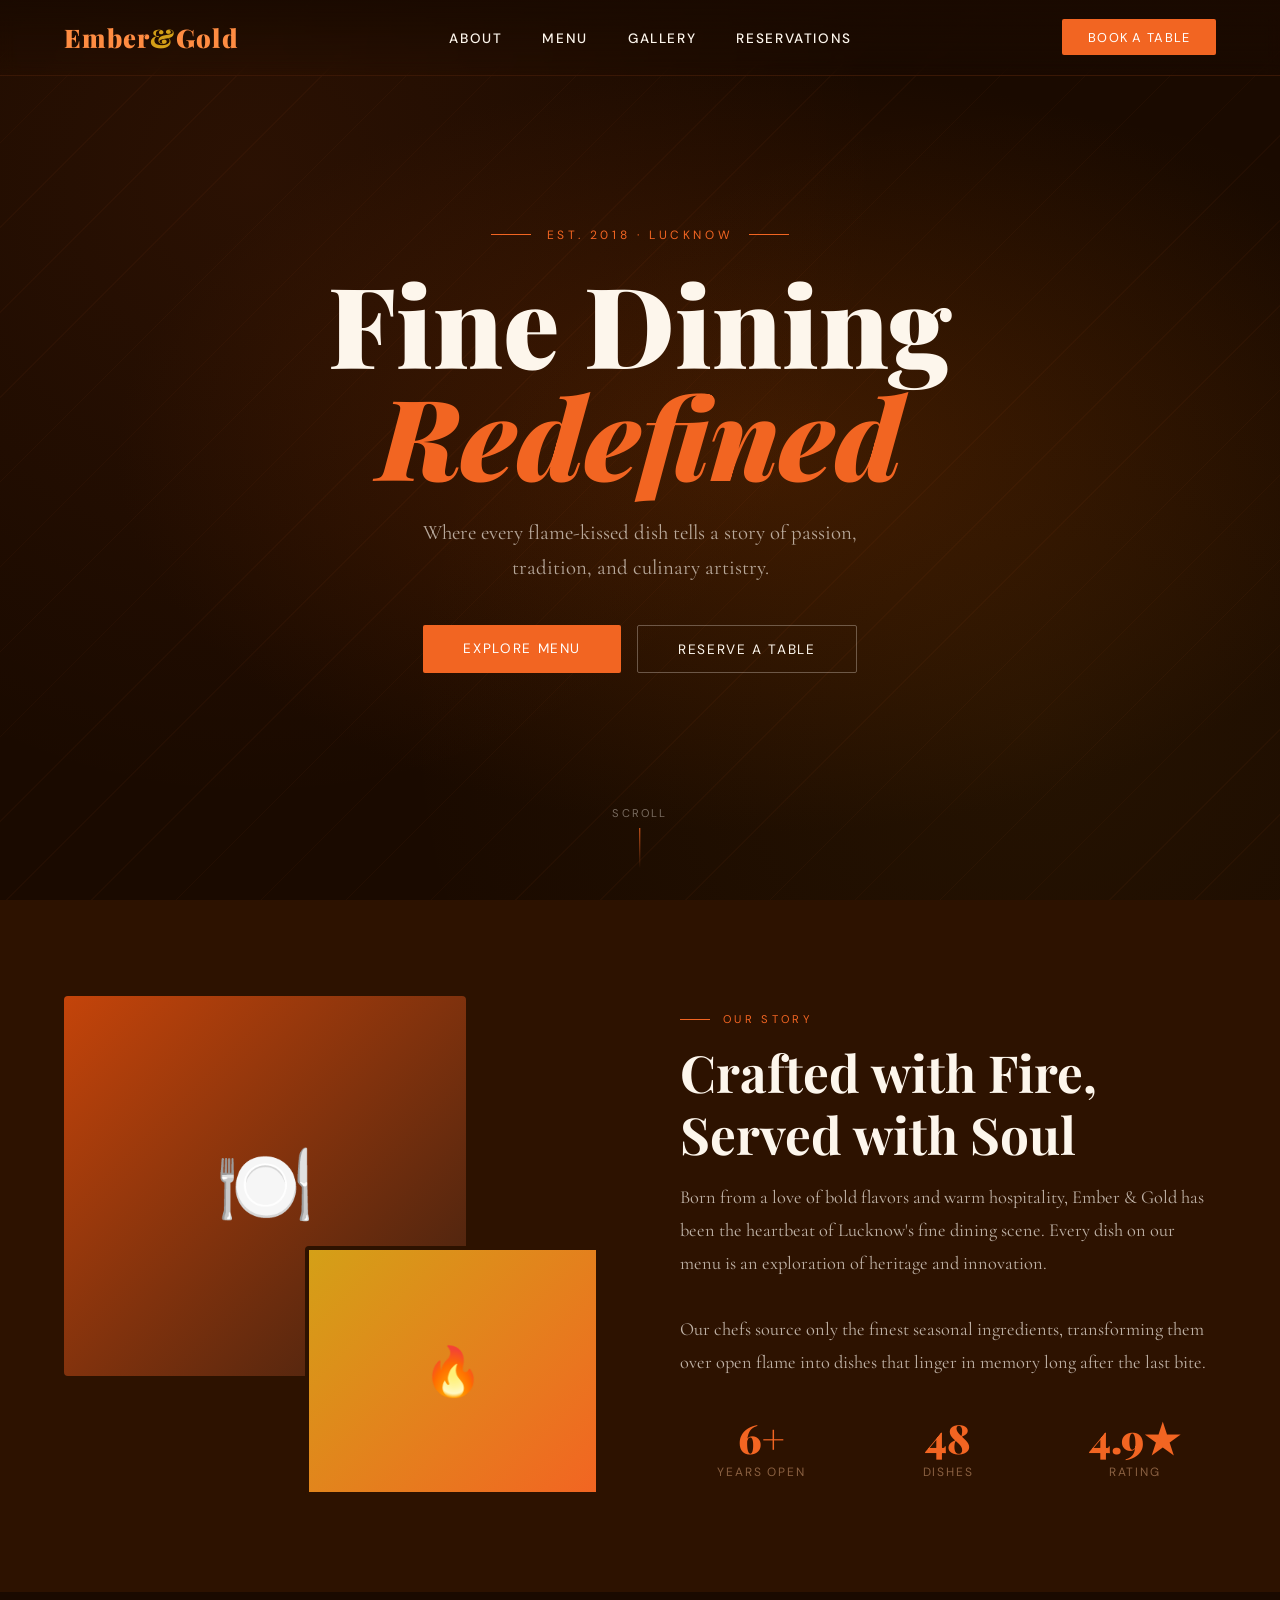
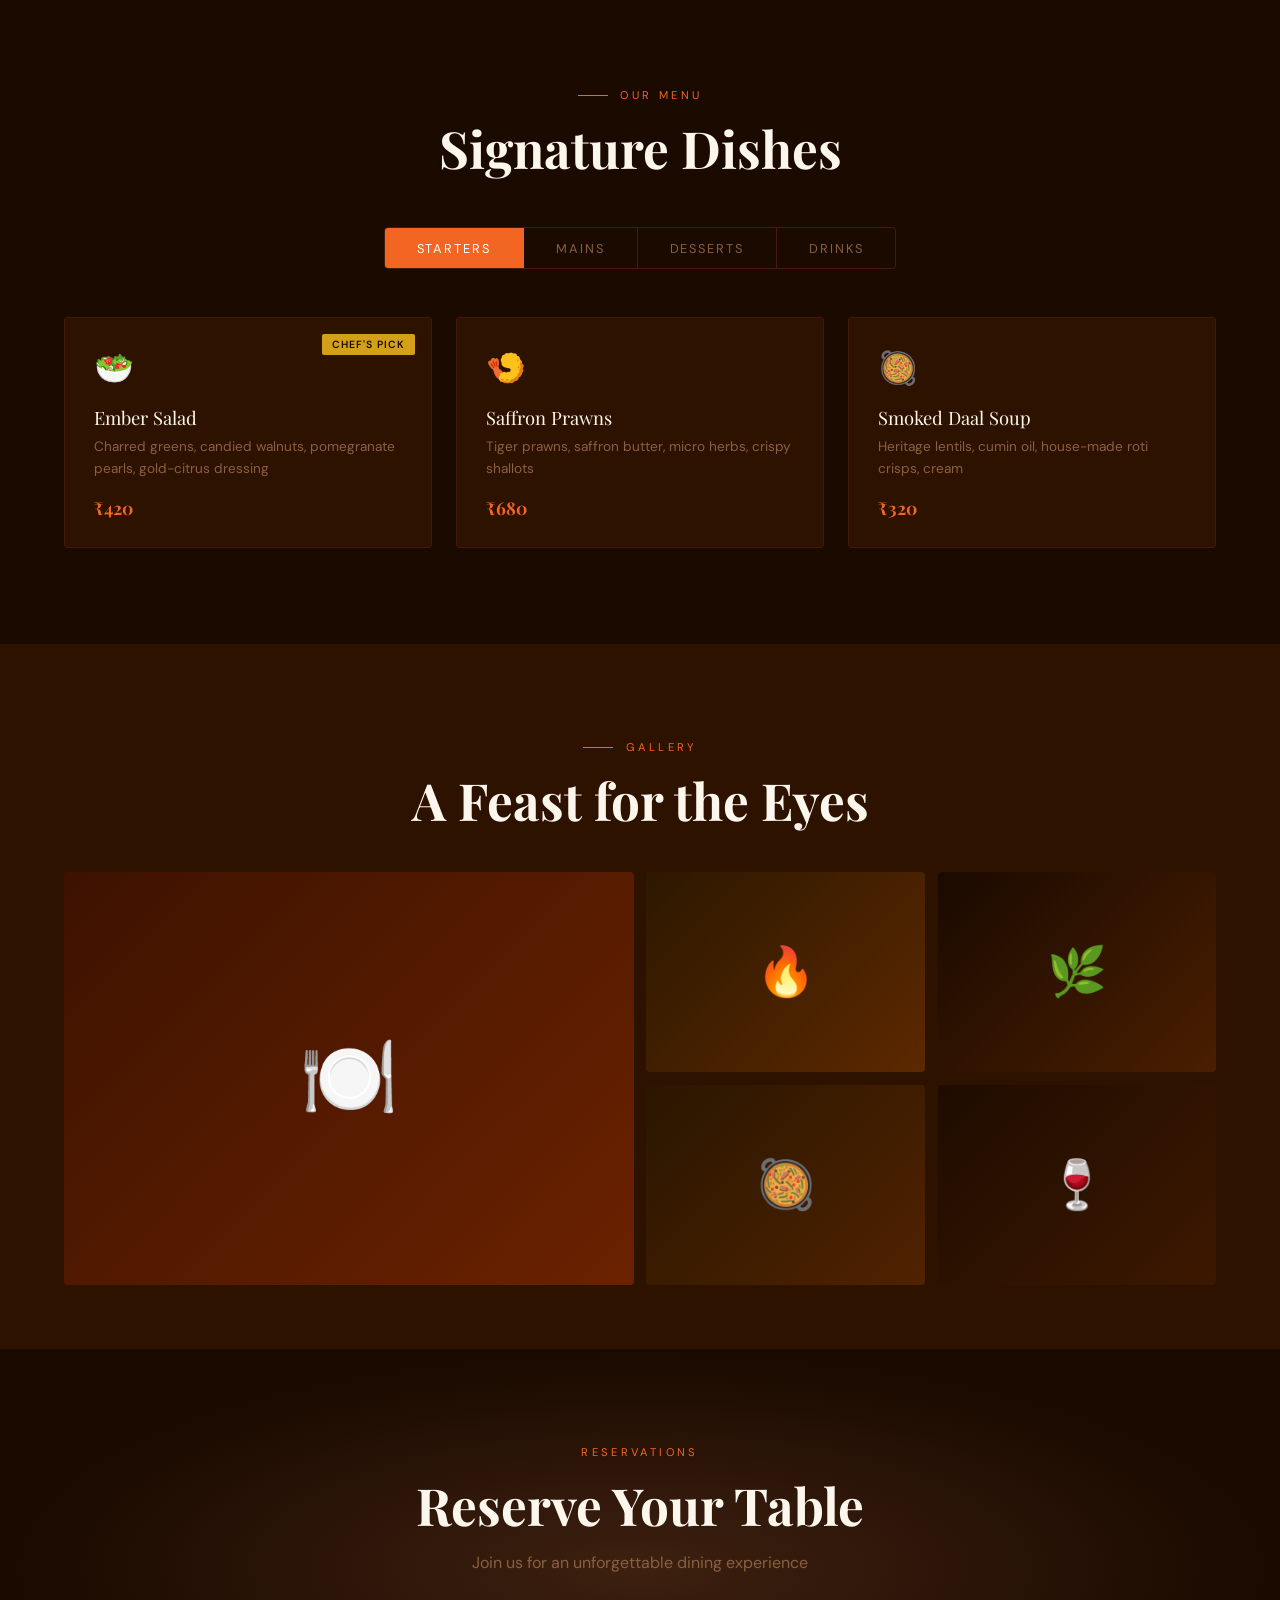
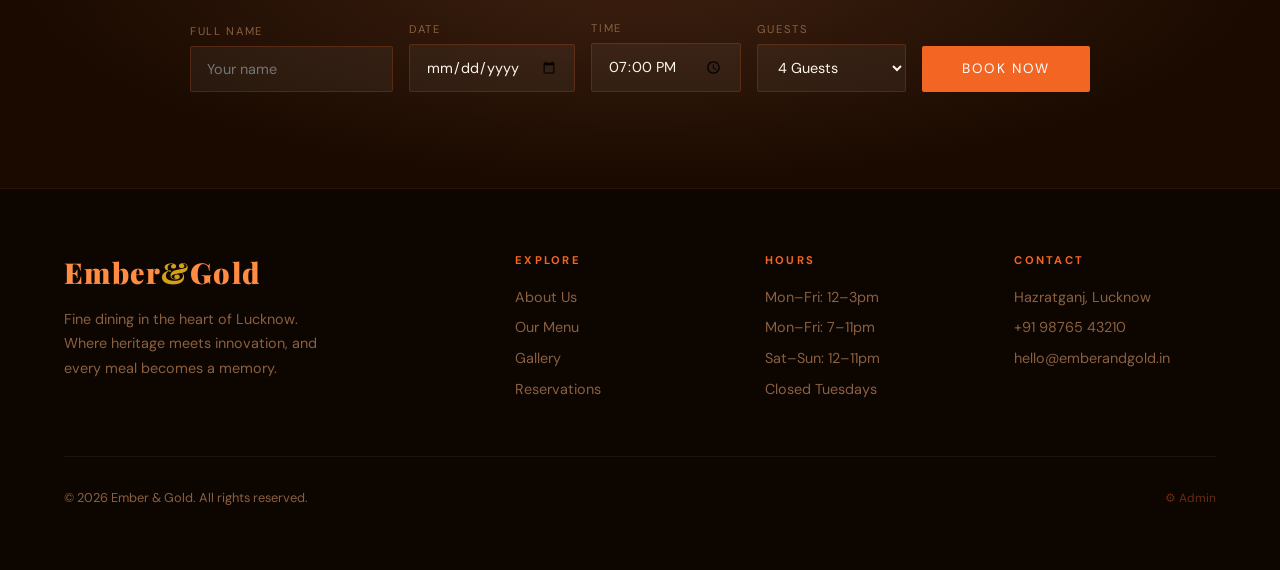
<file: restaurant.html>
<!DOCTYPE html>
<html lang="en">
<head>
<meta charset="UTF-8">
<meta name="viewport" content="width=device-width, initial-scale=1.0">
<title>Ember & Gold — Fine Dining</title>
<link href="https://fonts.googleapis.com/css2?family=Playfair+Display:ital,wght@0,400;0,700;0,900;1,400&family=Cormorant+Garamond:wght@300;400;500;600&family=DM+Sans:wght@300;400;500&display=swap" rel="stylesheet">
<style>
  :root {
    --orange: #F26522;
    --orange-deep: #C4440A;
    --orange-light: #FF8C42;
    --gold: #D4A017;
    --gold-light: #F5C842;
    --cream: #FDF6EC;
    --dark: #1A0A00;
    --dark2: #2D1200;
    --charcoal: #3D2010;
    --text-muted: #8A6040;
  }

  * { margin: 0; padding: 0; box-sizing: border-box; }

  html { scroll-behavior: smooth; }

  body {
    font-family: 'DM Sans', sans-serif;
    background: var(--dark);
    color: var(--cream);
    overflow-x: hidden;
  }

  /* ── NAVBAR ── */
  nav {
    position: fixed; top: 0; width: 100%; z-index: 1000;
    padding: 1.2rem 4rem;
    display: flex; align-items: center; justify-content: space-between;
    background: linear-gradient(to bottom, rgba(26,10,0,0.95), transparent);
    backdrop-filter: blur(8px);
    border-bottom: 1px solid rgba(242,101,34,0.15);
    transition: background 0.3s;
  }
  nav.scrolled { background: rgba(26,10,0,0.98); }

  .nav-logo {
    font-family: 'Playfair Display', serif;
    font-size: 1.6rem; font-weight: 900;
    color: var(--orange-light);
    letter-spacing: 0.05em;
    text-decoration: none;
  }
  .nav-logo span { color: var(--gold); }

  .nav-links { display: flex; gap: 2.5rem; list-style: none; }
  .nav-links a {
    color: var(--cream); text-decoration: none;
    font-size: 0.85rem; letter-spacing: 0.12em; text-transform: uppercase;
    font-weight: 500; transition: color 0.2s;
  }
  .nav-links a:hover { color: var(--orange-light); }

  .nav-btn {
    background: var(--orange); color: white;
    border: none; padding: 0.6rem 1.6rem;
    font-family: 'DM Sans', sans-serif; font-size: 0.8rem;
    letter-spacing: 0.1em; text-transform: uppercase;
    cursor: pointer; border-radius: 2px;
    transition: background 0.2s, transform 0.1s;
  }
  .nav-btn:hover { background: var(--orange-light); transform: translateY(-1px); }

  /* ── HERO ── */
  #hero {
    min-height: 100vh;
    display: flex; align-items: center; justify-content: center;
    position: relative; overflow: hidden;
    background: radial-gradient(ellipse at 60% 50%, #3D1800 0%, #1A0A00 60%);
  }

  .hero-bg-pattern {
    position: absolute; inset: 0;
    background-image:
      radial-gradient(circle at 20% 20%, rgba(242,101,34,0.08) 0%, transparent 50%),
      radial-gradient(circle at 80% 80%, rgba(212,160,23,0.06) 0%, transparent 50%);
  }

  .hero-lines {
    position: absolute; inset: 0; opacity: 0.04;
    background-image: repeating-linear-gradient(
      -45deg, var(--orange) 0px, var(--orange) 1px,
      transparent 1px, transparent 60px
    );
  }

  .hero-content {
    text-align: center; z-index: 2; padding: 2rem;
    animation: fadeUp 1s ease both;
  }

  .hero-label {
    font-family: 'DM Sans', sans-serif;
    font-size: 0.75rem; letter-spacing: 0.3em; text-transform: uppercase;
    color: var(--orange); margin-bottom: 1.5rem;
    display: flex; align-items: center; justify-content: center; gap: 1rem;
  }
  .hero-label::before, .hero-label::after {
    content: ''; width: 40px; height: 1px; background: var(--orange);
  }

  .hero-title {
    font-family: 'Playfair Display', serif;
    font-size: clamp(3.5rem, 9vw, 7rem);
    font-weight: 900; line-height: 1.0;
    margin-bottom: 1.5rem;
  }
  .hero-title .line1 { color: var(--cream); display: block; }
  .hero-title .line2 {
    color: var(--orange);
    font-style: italic; display: block;
  }

  .hero-desc {
    font-family: 'Cormorant Garamond', serif;
    font-size: 1.3rem; color: rgba(253,246,236,0.65);
    max-width: 500px; margin: 0 auto 2.5rem; line-height: 1.7;
  }

  .hero-ctas { display: flex; gap: 1rem; justify-content: center; flex-wrap: wrap; }

  .btn-primary {
    background: var(--orange); color: white;
    padding: 0.9rem 2.5rem; border: none;
    font-family: 'DM Sans', sans-serif; font-size: 0.85rem;
    letter-spacing: 0.12em; text-transform: uppercase;
    cursor: pointer; border-radius: 2px;
    transition: all 0.2s; text-decoration: none; display: inline-block;
  }
  .btn-primary:hover { background: var(--orange-light); transform: translateY(-2px); box-shadow: 0 8px 24px rgba(242,101,34,0.4); }

  .btn-outline {
    background: transparent; color: var(--cream);
    padding: 0.9rem 2.5rem; border: 1px solid rgba(253,246,236,0.3);
    font-family: 'DM Sans', sans-serif; font-size: 0.85rem;
    letter-spacing: 0.12em; text-transform: uppercase;
    cursor: pointer; border-radius: 2px; transition: all 0.2s;
    text-decoration: none; display: inline-block;
  }
  .btn-outline:hover { border-color: var(--orange); color: var(--orange); }

  .hero-scroll {
    position: absolute; bottom: 2rem; left: 50%; transform: translateX(-50%);
    display: flex; flex-direction: column; align-items: center; gap: 0.5rem;
    color: rgba(253,246,236,0.4); font-size: 0.7rem; letter-spacing: 0.2em;
    text-transform: uppercase; animation: bounce 2s infinite;
  }
  .hero-scroll::after {
    content: ''; width: 1px; height: 40px;
    background: linear-gradient(to bottom, var(--orange), transparent);
  }

  /* ── SECTION COMMON ── */
  section { padding: 6rem 4rem; }

  .section-label {
    font-size: 0.7rem; letter-spacing: 0.3em; text-transform: uppercase;
    color: var(--orange); margin-bottom: 1rem;
    display: flex; align-items: center; gap: 0.8rem;
  }
  .section-label::before { content: ''; width: 30px; height: 1px; background: var(--orange); }

  .section-title {
    font-family: 'Playfair Display', serif;
    font-size: clamp(2rem, 4vw, 3.2rem);
    font-weight: 700; line-height: 1.2; margin-bottom: 1rem;
  }

  /* ── ABOUT ── */
  #about {
    display: grid; grid-template-columns: 1fr 1fr; gap: 5rem; align-items: center;
    background: var(--dark2);
  }

  .about-image-stack {
    position: relative; height: 500px;
  }
  .about-img-main {
    width: 75%; height: 380px;
    background: linear-gradient(135deg, var(--orange-deep), var(--charcoal));
    border-radius: 4px; position: absolute; top: 0; left: 0;
    display: flex; align-items: center; justify-content: center;
    font-size: 5rem; overflow: hidden;
  }
  .about-img-accent {
    width: 55%; height: 250px;
    background: linear-gradient(135deg, var(--gold), var(--orange));
    border-radius: 4px; position: absolute; bottom: 0; right: 0;
    display: flex; align-items: center; justify-content: center;
    font-size: 3rem;
    border: 4px solid var(--dark2);
  }

  .about-text .section-desc {
    font-family: 'Cormorant Garamond', serif;
    font-size: 1.15rem; color: rgba(253,246,236,0.7); line-height: 1.8; margin-bottom: 2rem;
  }

  .about-stats {
    display: grid; grid-template-columns: repeat(3,1fr); gap: 1.5rem; margin-top: 2rem;
  }
  .stat { text-align: center; }
  .stat-num {
    font-family: 'Playfair Display', serif;
    font-size: 2.5rem; font-weight: 900; color: var(--orange);
  }
  .stat-lbl { font-size: 0.75rem; letter-spacing: 0.15em; text-transform: uppercase; color: var(--text-muted); }

  /* ── MENU ── */
  #menu { background: var(--dark); }

  .menu-header { text-align: center; margin-bottom: 3rem; }

  .menu-tabs {
    display: flex; gap: 0; justify-content: center; margin-bottom: 3rem;
    border: 1px solid rgba(242,101,34,0.2); border-radius: 4px;
    width: fit-content; margin-left: auto; margin-right: auto; overflow: hidden;
  }
  .tab-btn {
    padding: 0.7rem 2rem; background: transparent; border: none;
    color: var(--text-muted); font-family: 'DM Sans', sans-serif;
    font-size: 0.8rem; letter-spacing: 0.15em; text-transform: uppercase;
    cursor: pointer; transition: all 0.2s;
    border-right: 1px solid rgba(242,101,34,0.2);
  }
  .tab-btn:last-child { border-right: none; }
  .tab-btn.active { background: var(--orange); color: white; }
  .tab-btn:hover:not(.active) { color: var(--orange); }

  .menu-grid { display: grid; grid-template-columns: repeat(3, 1fr); gap: 1.5rem; }

  .menu-item {
    background: var(--dark2);
    border: 1px solid rgba(242,101,34,0.1);
    border-radius: 4px; padding: 1.8rem;
    transition: all 0.3s; cursor: default;
    position: relative; overflow: hidden;
  }
  .menu-item::before {
    content: ''; position: absolute; top: 0; left: 0; right: 0; height: 2px;
    background: linear-gradient(to right, var(--orange), var(--gold));
    transform: scaleX(0); transform-origin: left;
    transition: transform 0.3s;
  }
  .menu-item:hover::before { transform: scaleX(1); }
  .menu-item:hover { border-color: rgba(242,101,34,0.3); transform: translateY(-3px); }

  .menu-emoji { font-size: 2rem; margin-bottom: 1rem; }
  .menu-name {
    font-family: 'Playfair Display', serif;
    font-size: 1.15rem; margin-bottom: 0.4rem;
  }
  .menu-desc { font-size: 0.85rem; color: var(--text-muted); line-height: 1.6; margin-bottom: 1rem; }
  .menu-price { font-family: 'Playfair Display', serif; color: var(--orange); font-size: 1.1rem; font-weight: 700; }
  .menu-badge {
    position: absolute; top: 1rem; right: 1rem;
    background: var(--gold); color: var(--dark); font-size: 0.65rem;
    padding: 0.25rem 0.6rem; border-radius: 2px; letter-spacing: 0.1em;
    text-transform: uppercase; font-weight: 600;
  }

  /* ── RESERVATIONS ── */
  #reservations {
    background: radial-gradient(ellipse at 50% 50%, var(--charcoal) 0%, var(--dark) 70%);
    text-align: center;
  }
  #reservations .section-label { justify-content: center; }
  #reservations .section-label::before { display: none; }

  .reserve-form {
    display: grid; grid-template-columns: repeat(4,1fr) auto;
    gap: 1rem; max-width: 900px; margin: 3rem auto 0;
    align-items: end;
  }

  .form-group { display: flex; flex-direction: column; gap: 0.5rem; text-align: left; }
  .form-group label { font-size: 0.7rem; letter-spacing: 0.15em; text-transform: uppercase; color: var(--text-muted); }
  .form-group input, .form-group select {
    background: rgba(255,255,255,0.05); border: 1px solid rgba(242,101,34,0.2);
    color: var(--cream); padding: 0.8rem 1rem; border-radius: 2px;
    font-family: 'DM Sans', sans-serif; font-size: 0.9rem;
    transition: border-color 0.2s;
  }
  .form-group input:focus, .form-group select:focus {
    outline: none; border-color: var(--orange);
  }
  .form-group select option { background: var(--dark2); }

  /* ── GALLERY ── */
  #gallery { background: var(--dark2); padding-bottom: 4rem; }
  .gallery-header { text-align: center; margin-bottom: 2.5rem; }

  .gallery-grid {
    display: grid;
    grid-template-columns: repeat(4, 1fr);
    grid-template-rows: 200px 200px;
    gap: 0.8rem;
  }
  .gal-item {
    border-radius: 4px; overflow: hidden; position: relative;
    display: flex; align-items: center; justify-content: center;
    font-size: 3rem; cursor: pointer; transition: transform 0.3s;
  }
  .gal-item:hover { transform: scale(0.98); }
  .gal-item:hover .gal-overlay { opacity: 1; }
  .gal-item:nth-child(1) { grid-column: span 2; grid-row: span 2; background: linear-gradient(135deg, #3D1200, #6B2200); font-size: 5rem; }
  .gal-item:nth-child(2) { background: linear-gradient(135deg, #2D1800, #5C2800); }
  .gal-item:nth-child(3) { background: linear-gradient(135deg, #1A0A00, #4A1E00); }
  .gal-item:nth-child(4) { background: linear-gradient(135deg, #2A1600, #502200); }
  .gal-item:nth-child(5) { background: linear-gradient(135deg, #1E0C00, #3D1800); }

  .gal-overlay {
    position: absolute; inset: 0;
    background: rgba(242,101,34,0.3);
    opacity: 0; transition: opacity 0.3s;
    display: flex; align-items: center; justify-content: center;
  }

  /* ── FOOTER ── */
  footer {
    background: #0D0500; padding: 4rem;
    border-top: 1px solid rgba(242,101,34,0.15);
  }
  .footer-grid { display: grid; grid-template-columns: 2fr 1fr 1fr 1fr; gap: 3rem; margin-bottom: 3rem; }
  .footer-brand .nav-logo { font-size: 1.8rem; display: block; margin-bottom: 1rem; }
  .footer-brand p { font-size: 0.9rem; color: var(--text-muted); line-height: 1.7; max-width: 280px; }
  .footer-col h4 { font-size: 0.7rem; letter-spacing: 0.2em; text-transform: uppercase; color: var(--orange); margin-bottom: 1.2rem; }
  .footer-col ul { list-style: none; }
  .footer-col li { margin-bottom: 0.6rem; }
  .footer-col a { color: var(--text-muted); text-decoration: none; font-size: 0.9rem; transition: color 0.2s; }
  .footer-col a:hover { color: var(--orange-light); }
  .footer-bottom {
    display: flex; justify-content: space-between; align-items: center;
    padding-top: 2rem; border-top: 1px solid rgba(255,255,255,0.05);
    font-size: 0.8rem; color: var(--text-muted);
  }
  .admin-link {
    color: rgba(242,101,34,0.4); text-decoration: none; font-size: 0.75rem;
    transition: color 0.2s;
  }
  .admin-link:hover { color: var(--orange); }

  /* ── ADMIN LOGIN MODAL ── */
  #admin-modal {
    display: none; position: fixed; inset: 0; z-index: 9999;
    background: rgba(10,3,0,0.97); backdrop-filter: blur(12px);
    align-items: center; justify-content: center;
  }
  #admin-modal.open { display: flex; animation: fadeIn 0.3s ease; }

  .modal-card {
    background: var(--dark2); border: 1px solid rgba(242,101,34,0.3);
    border-radius: 8px; padding: 3rem; width: 420px; max-width: 95vw;
    position: relative;
  }
  .modal-close {
    position: absolute; top: 1rem; right: 1rem;
    background: none; border: none; color: var(--text-muted);
    font-size: 1.4rem; cursor: pointer; transition: color 0.2s;
  }
  .modal-close:hover { color: var(--orange); }
  .modal-logo {
    font-family: 'Playfair Display', serif; font-size: 1.5rem;
    font-weight: 900; color: var(--orange-light); text-align: center;
    margin-bottom: 0.5rem;
  }
  .modal-subtitle { text-align: center; color: var(--text-muted); font-size: 0.85rem; margin-bottom: 2rem; }
  .modal-field { margin-bottom: 1.2rem; }
  .modal-field label { display: block; font-size: 0.7rem; letter-spacing: 0.15em; text-transform: uppercase; color: var(--text-muted); margin-bottom: 0.5rem; }
  .modal-field input {
    width: 100%; background: rgba(255,255,255,0.04);
    border: 1px solid rgba(242,101,34,0.2); color: var(--cream);
    padding: 0.85rem 1rem; border-radius: 4px;
    font-family: 'DM Sans', sans-serif; font-size: 0.95rem;
    transition: border-color 0.2s;
  }
  .modal-field input:focus { outline: none; border-color: var(--orange); }
  .modal-btn {
    width: 100%; background: var(--orange); color: white;
    border: none; padding: 0.9rem; border-radius: 4px;
    font-family: 'DM Sans', sans-serif; font-size: 0.85rem;
    letter-spacing: 0.12em; text-transform: uppercase;
    cursor: pointer; margin-top: 0.5rem; transition: background 0.2s;
  }
  .modal-btn:hover { background: var(--orange-light); }
  .modal-error {
    color: #FF6B6B; font-size: 0.8rem; text-align: center;
    margin-top: 0.8rem; display: none;
  }
  .modal-hint { color: rgba(253,246,236,0.25); font-size: 0.72rem; text-align: center; margin-top: 1.2rem; }

  /* ── ADMIN DASHBOARD ── */
  #admin-dashboard {
    display: none; position: fixed; inset: 0; z-index: 9998;
    background: #0F0600; overflow-y: auto;
  }
  #admin-dashboard.open { display: flex; }

  .dash-sidebar {
    width: 240px; min-height: 100vh; flex-shrink: 0;
    background: var(--dark2);
    border-right: 1px solid rgba(242,101,34,0.15);
    padding: 1.5rem 0; display: flex; flex-direction: column;
    position: sticky; top: 0; height: 100vh;
  }
  .dash-logo {
    font-family: 'Playfair Display', serif;
    font-size: 1.3rem; font-weight: 900; color: var(--orange-light);
    padding: 0 1.5rem 1.5rem; border-bottom: 1px solid rgba(242,101,34,0.1);
    margin-bottom: 1rem;
  }
  .dash-logo span { color: var(--gold); }
  .dash-nav-label {
    font-size: 0.65rem; letter-spacing: 0.2em; text-transform: uppercase;
    color: rgba(138,96,64,0.6); padding: 0 1.5rem; margin: 0.8rem 0 0.4rem;
  }
  .dash-nav-item {
    display: flex; align-items: center; gap: 0.8rem;
    padding: 0.7rem 1.5rem; color: var(--text-muted);
    cursor: pointer; transition: all 0.2s; font-size: 0.9rem;
    border-left: 3px solid transparent;
  }
  .dash-nav-item:hover { color: var(--cream); background: rgba(242,101,34,0.06); }
  .dash-nav-item.active { color: var(--orange-light); background: rgba(242,101,34,0.1); border-left-color: var(--orange); }
  .dash-nav-icon { font-size: 1rem; width: 20px; text-align: center; }
  .dash-nav-badge {
    margin-left: auto; background: var(--orange); color: white;
    font-size: 0.65rem; padding: 0.15rem 0.5rem; border-radius: 10px;
  }
  .dash-logout {
    margin-top: auto; padding: 1.5rem; border-top: 1px solid rgba(242,101,34,0.1);
  }
  .logout-btn {
    width: 100%; background: rgba(242,101,34,0.1); border: 1px solid rgba(242,101,34,0.2);
    color: var(--orange); padding: 0.7rem; border-radius: 4px;
    font-family: 'DM Sans', sans-serif; font-size: 0.8rem;
    letter-spacing: 0.1em; text-transform: uppercase; cursor: pointer;
    transition: all 0.2s;
  }
  .logout-btn:hover { background: var(--orange); color: white; }

  .dash-main { flex: 1; padding: 2.5rem; overflow-y: auto; }

  .dash-topbar {
    display: flex; align-items: center; justify-content: space-between;
    margin-bottom: 2rem;
  }
  .dash-page-title { font-family: 'Playfair Display', serif; font-size: 1.8rem; }
  .dash-page-sub { color: var(--text-muted); font-size: 0.85rem; margin-top: 0.2rem; }
  .dash-date { color: var(--text-muted); font-size: 0.85rem; text-align: right; }

  .dash-kpi-row { display: grid; grid-template-columns: repeat(4,1fr); gap: 1.2rem; margin-bottom: 2.5rem; }

  .kpi-card {
    background: var(--dark2); border: 1px solid rgba(242,101,34,0.1);
    border-radius: 8px; padding: 1.5rem; position: relative; overflow: hidden;
    transition: border-color 0.3s;
  }
  .kpi-card:hover { border-color: rgba(242,101,34,0.3); }
  .kpi-card::after {
    content: ''; position: absolute; bottom: 0; left: 0; right: 0; height: 3px;
    background: linear-gradient(to right, var(--orange), var(--gold));
    opacity: 0.6;
  }
  .kpi-icon { font-size: 1.8rem; margin-bottom: 0.8rem; }
  .kpi-val {
    font-family: 'Playfair Display', serif;
    font-size: 2rem; font-weight: 900; color: var(--cream);
  }
  .kpi-lbl { font-size: 0.75rem; letter-spacing: 0.1em; text-transform: uppercase; color: var(--text-muted); margin-top: 0.2rem; }
  .kpi-delta { font-size: 0.8rem; margin-top: 0.5rem; }
  .kpi-delta.up { color: #4CAF50; }
  .kpi-delta.down { color: #FF6B6B; }

  .dash-grid-2 { display: grid; grid-template-columns: 1.5fr 1fr; gap: 1.5rem; margin-bottom: 1.5rem; }
  .dash-card {
    background: var(--dark2); border: 1px solid rgba(242,101,34,0.1);
    border-radius: 8px; padding: 1.5rem;
  }
  .dash-card-title {
    font-family: 'Playfair Display', serif;
    font-size: 1.1rem; margin-bottom: 1.2rem;
    display: flex; align-items: center; justify-content: space-between;
  }
  .dash-card-title .view-all {
    font-family: 'DM Sans', sans-serif; font-size: 0.75rem;
    color: var(--orange); cursor: pointer; letter-spacing: 0.1em;
    text-transform: uppercase;
  }

  .order-row {
    display: flex; align-items: center; justify-content: space-between;
    padding: 0.8rem 0; border-bottom: 1px solid rgba(255,255,255,0.04);
    font-size: 0.85rem;
  }
  .order-row:last-child { border-bottom: none; }
  .order-info strong { display: block; color: var(--cream); margin-bottom: 0.15rem; }
  .order-info span { color: var(--text-muted); font-size: 0.78rem; }
  .order-amount { color: var(--orange); font-weight: 600; font-family: 'Playfair Display', serif; }
  .order-status {
    font-size: 0.7rem; padding: 0.25rem 0.7rem; border-radius: 10px;
    text-transform: uppercase; letter-spacing: 0.08em; font-weight: 600;
  }
  .status-done { background: rgba(76,175,80,0.15); color: #4CAF50; }
  .status-pending { background: rgba(242,101,34,0.15); color: var(--orange-light); }
  .status-cooking { background: rgba(212,160,23,0.15); color: var(--gold-light); }

  .reservation-row {
    display: flex; align-items: center; gap: 1rem;
    padding: 0.8rem 0; border-bottom: 1px solid rgba(255,255,255,0.04);
    font-size: 0.85rem;
  }
  .reservation-row:last-child { border-bottom: none; }
  .res-avatar {
    width: 36px; height: 36px; border-radius: 50%;
    background: linear-gradient(135deg, var(--orange), var(--gold));
    display: flex; align-items: center; justify-content: center;
    font-size: 0.8rem; font-weight: 700; flex-shrink: 0;
  }
  .res-info strong { display: block; color: var(--cream); }
  .res-info span { color: var(--text-muted); font-size: 0.78rem; }
  .res-time { color: var(--orange-light); font-size: 0.8rem; text-align: right; }
  .res-time span { display: block; color: var(--text-muted); font-size: 0.72rem; }

  .revenue-bar { margin-bottom: 1rem; }
  .revenue-bar-label { display: flex; justify-content: space-between; font-size: 0.8rem; margin-bottom: 0.4rem; }
  .revenue-bar-label span { color: var(--text-muted); }
  .revenue-bar-label strong { color: var(--cream); }
  .bar-track { height: 8px; background: rgba(255,255,255,0.06); border-radius: 4px; overflow: hidden; }
  .bar-fill { height: 100%; background: linear-gradient(to right, var(--orange), var(--gold)); border-radius: 4px; }

  .dash-section { display: none; }
  .dash-section.active { display: block; }

  /* Menu Management */
  .menu-mgmt-grid { display: grid; grid-template-columns: repeat(3,1fr); gap: 1rem; }
  .menu-mgmt-item {
    background: var(--dark2); border: 1px solid rgba(242,101,34,0.1);
    border-radius: 8px; padding: 1.2rem; transition: border-color 0.2s;
  }
  .menu-mgmt-item:hover { border-color: rgba(242,101,34,0.3); }
  .menu-mgmt-header { display: flex; align-items: flex-start; justify-content: space-between; margin-bottom: 0.5rem; }
  .menu-mgmt-name { font-family: 'Playfair Display', serif; font-size: 1rem; }
  .menu-mgmt-actions { display: flex; gap: 0.4rem; }
  .action-btn {
    background: none; border: none; cursor: pointer; font-size: 0.9rem;
    padding: 0.3rem; border-radius: 3px; transition: background 0.2s; color: inherit;
  }
  .action-btn:hover { background: rgba(242,101,34,0.15); }
  .menu-mgmt-price { color: var(--orange); font-size: 0.9rem; font-weight: 600; }
  .menu-mgmt-cat { color: var(--text-muted); font-size: 0.75rem; margin-top: 0.3rem; }
  .toggle-switch { position: relative; display: inline-block; width: 36px; height: 20px; }
  .toggle-switch input { opacity: 0; width: 0; height: 0; }
  .toggle-slider {
    position: absolute; cursor: pointer; top: 0; left: 0; right: 0; bottom: 0;
    background: rgba(255,255,255,0.1); border-radius: 20px; transition: 0.3s;
  }
  .toggle-slider::before {
    content: ''; position: absolute; width: 14px; height: 14px;
    background: white; border-radius: 50%; left: 3px; top: 3px; transition: 0.3s;
  }
  .toggle-switch input:checked + .toggle-slider { background: var(--orange); }
  .toggle-switch input:checked + .toggle-slider::before { transform: translateX(16px); }

  .add-item-form {
    background: var(--dark2); border: 1px solid rgba(242,101,34,0.2);
    border-radius: 8px; padding: 1.5rem; margin-bottom: 1.5rem;
    display: none;
  }
  .add-item-form.open { display: block; animation: fadeIn 0.2s ease; }
  .form-row { display: grid; grid-template-columns: 1fr 1fr 1fr; gap: 1rem; margin-bottom: 1rem; }
  .adm-field { display: flex; flex-direction: column; gap: 0.4rem; }
  .adm-field label { font-size: 0.7rem; letter-spacing: 0.15em; text-transform: uppercase; color: var(--text-muted); }
  .adm-field input, .adm-field select, .adm-field textarea {
    background: rgba(255,255,255,0.04); border: 1px solid rgba(242,101,34,0.2);
    color: var(--cream); padding: 0.7rem 0.9rem; border-radius: 4px;
    font-family: 'DM Sans', sans-serif; font-size: 0.9rem; transition: border-color 0.2s;
    resize: none;
  }
  .adm-field input:focus, .adm-field select:focus, .adm-field textarea:focus { outline: none; border-color: var(--orange); }
  .adm-field select option { background: var(--dark2); }
  .form-actions { display: flex; gap: 0.8rem; justify-content: flex-end; }
  .adm-btn-primary {
    background: var(--orange); color: white; border: none;
    padding: 0.6rem 1.5rem; border-radius: 4px;
    font-family: 'DM Sans', sans-serif; font-size: 0.8rem;
    letter-spacing: 0.1em; text-transform: uppercase; cursor: pointer; transition: background 0.2s;
  }
  .adm-btn-primary:hover { background: var(--orange-light); }
  .adm-btn-ghost {
    background: transparent; color: var(--text-muted); border: 1px solid rgba(255,255,255,0.1);
    padding: 0.6rem 1.5rem; border-radius: 4px;
    font-family: 'DM Sans', sans-serif; font-size: 0.8rem;
    letter-spacing: 0.1em; text-transform: uppercase; cursor: pointer; transition: all 0.2s;
  }
  .adm-btn-ghost:hover { color: var(--cream); border-color: rgba(255,255,255,0.2); }

  /* Reservations table */
  .dash-table { width: 100%; border-collapse: collapse; font-size: 0.87rem; }
  .dash-table th {
    text-align: left; padding: 0.7rem 1rem;
    font-size: 0.68rem; letter-spacing: 0.15em; text-transform: uppercase;
    color: var(--text-muted); border-bottom: 1px solid rgba(255,255,255,0.06);
  }
  .dash-table td { padding: 0.9rem 1rem; border-bottom: 1px solid rgba(255,255,255,0.03); }
  .dash-table tr:hover td { background: rgba(242,101,34,0.04); }

  .notification-toast {
    position: fixed; bottom: 2rem; right: 2rem;
    background: var(--dark2); border: 1px solid var(--orange);
    border-radius: 8px; padding: 1rem 1.5rem;
    display: flex; align-items: center; gap: 0.8rem;
    z-index: 99999; transform: translateX(200%);
    transition: transform 0.3s; font-size: 0.9rem;
  }
  .notification-toast.show { transform: translateX(0); }

  @keyframes fadeUp {
    from { opacity: 0; transform: translateY(30px); }
    to { opacity: 1; transform: translateY(0); }
  }
  @keyframes fadeIn {
    from { opacity: 0; }
    to { opacity: 1; }
  }
  @keyframes bounce {
    0%, 100% { transform: translateX(-50%) translateY(0); }
    50% { transform: translateX(-50%) translateY(8px); }
  }

  @media (max-width: 900px) {
    nav { padding: 1rem 1.5rem; }
    .nav-links { display: none; }
    section { padding: 4rem 1.5rem; }
    #about { grid-template-columns: 1fr; }
    .menu-grid { grid-template-columns: 1fr; }
    .reserve-form { grid-template-columns: 1fr 1fr; }
    .gallery-grid { grid-template-columns: 1fr 1fr; grid-template-rows: auto; }
    .gal-item:nth-child(1) { grid-column: 1; grid-row: 1; }
    .footer-grid { grid-template-columns: 1fr 1fr; }
    .dash-sidebar { width: 200px; }
    .dash-kpi-row { grid-template-columns: 1fr 1fr; }
    .dash-grid-2 { grid-template-columns: 1fr; }
  }
</style>
</head>
<body>

<!-- ── NAV ── -->
<nav id="navbar">
  <a href="#hero" class="nav-logo">Ember<span>&</span>Gold</a>
  <ul class="nav-links">
    <li><a href="#about">About</a></li>
    <li><a href="#menu">Menu</a></li>
    <li><a href="#gallery">Gallery</a></li>
    <li><a href="#reservations">Reservations</a></li>
  </ul>
  <button class="nav-btn" onclick="scrollTo('#reservations')">Book a Table</button>
</nav>

<!-- ── HERO ── -->
<section id="hero">
  <div class="hero-bg-pattern"></div>
  <div class="hero-lines"></div>
  <div class="hero-content">
    <div class="hero-label">Est. 2018 · Lucknow</div>
    <h1 class="hero-title">
      <span class="line1">Fine Dining</span>
      <span class="line2">Redefined</span>
    </h1>
    <p class="hero-desc">Where every flame-kissed dish tells a story of passion, tradition, and culinary artistry.</p>
    <div class="hero-ctas">
      <a href="#menu" class="btn-primary">Explore Menu</a>
      <a href="#reservations" class="btn-outline">Reserve a Table</a>
    </div>
  </div>
  <div class="hero-scroll">Scroll</div>
</section>

<!-- ── ABOUT ── -->
<section id="about">
  <div class="about-image-stack">
    <div class="about-img-main">🍽️</div>
    <div class="about-img-accent">🔥</div>
  </div>
  <div class="about-text">
    <div class="section-label">Our Story</div>
    <h2 class="section-title">Crafted with Fire,<br>Served with Soul</h2>
    <p class="section-desc">Born from a love of bold flavors and warm hospitality, Ember & Gold has been the heartbeat of Lucknow's fine dining scene. Every dish on our menu is an exploration of heritage and innovation.</p>
    <p class="section-desc">Our chefs source only the finest seasonal ingredients, transforming them over open flame into dishes that linger in memory long after the last bite.</p>
    <div class="about-stats">
      <div class="stat"><div class="stat-num">6+</div><div class="stat-lbl">Years Open</div></div>
      <div class="stat"><div class="stat-num">48</div><div class="stat-lbl">Dishes</div></div>
      <div class="stat"><div class="stat-num">4.9★</div><div class="stat-lbl">Rating</div></div>
    </div>
  </div>
</section>

<!-- ── MENU ── -->
<section id="menu">
  <div class="menu-header">
    <div class="section-label" style="justify-content:center"><span>Our Menu</span></div>
    <h2 class="section-title">Signature Dishes</h2>
  </div>
  <div class="menu-tabs">
    <button class="tab-btn active" onclick="switchTab('starters',this)">Starters</button>
    <button class="tab-btn" onclick="switchTab('mains',this)">Mains</button>
    <button class="tab-btn" onclick="switchTab('desserts',this)">Desserts</button>
    <button class="tab-btn" onclick="switchTab('drinks',this)">Drinks</button>
  </div>

  <div id="tab-starters" class="menu-tab-content">
    <div class="menu-grid">
      <div class="menu-item"><div class="menu-badge">Chef's Pick</div><div class="menu-emoji">🥗</div><div class="menu-name">Ember Salad</div><div class="menu-desc">Charred greens, candied walnuts, pomegranate pearls, gold-citrus dressing</div><div class="menu-price">₹420</div></div>
      <div class="menu-item"><div class="menu-emoji">🍤</div><div class="menu-name">Saffron Prawns</div><div class="menu-desc">Tiger prawns, saffron butter, micro herbs, crispy shallots</div><div class="menu-price">₹680</div></div>
      <div class="menu-item"><div class="menu-emoji">🥘</div><div class="menu-name">Smoked Daal Soup</div><div class="menu-desc">Heritage lentils, cumin oil, house-made roti crisps, cream</div><div class="menu-price">₹320</div></div>
    </div>
  </div>

  <div id="tab-mains" class="menu-tab-content" style="display:none">
    <div class="menu-grid">
      <div class="menu-item"><div class="menu-badge">Bestseller</div><div class="menu-emoji">🥩</div><div class="menu-name">Ember-Grilled Lamb</div><div class="menu-desc">24-hour marinated rack of lamb, rosemary jus, roasted garlic mash</div><div class="menu-price">₹1,250</div></div>
      <div class="menu-item"><div class="menu-emoji">🐟</div><div class="menu-name">Gold Butter Fish</div><div class="menu-desc">River sole, turmeric-gold butter, braised seasonal greens, citrus</div><div class="menu-price">₹980</div></div>
      <div class="menu-item"><div class="menu-emoji">🍛</div><div class="menu-name">Royal Biryani</div><div class="menu-desc">Awadhi dum biryani, slow-cooked mutton, saffron, caramelised onions</div><div class="menu-price">₹850</div></div>
    </div>
  </div>

  <div id="tab-desserts" class="menu-tab-content" style="display:none">
    <div class="menu-grid">
      <div class="menu-item"><div class="menu-badge">Signature</div><div class="menu-emoji">🍮</div><div class="menu-name">Gold Crème Brûlée</div><div class="menu-desc">Vanilla custard, gold-dust sugar crust, cardamom, edible flowers</div><div class="menu-price">₹380</div></div>
      <div class="menu-item"><div class="menu-emoji">🍫</div><div class="menu-name">Dark Ember Cake</div><div class="menu-desc">Molten chocolate, orange zest glaze, chilli caramel, ice cream</div><div class="menu-price">₹420</div></div>
      <div class="menu-item"><div class="menu-emoji">🍨</div><div class="menu-name">Saffron Kulfi</div><div class="menu-desc">House-churned saffron ice cream, pistachio crumble, rose syrup</div><div class="menu-price">₹280</div></div>
    </div>
  </div>

  <div id="tab-drinks" class="menu-tab-content" style="display:none">
    <div class="menu-grid">
      <div class="menu-item"><div class="menu-emoji">🍹</div><div class="menu-name">Sunset Mocktail</div><div class="menu-desc">Passion fruit, orange blossom, sparkling water, gold dust rim</div><div class="menu-price">₹320</div></div>
      <div class="menu-item"><div class="menu-emoji">☕</div><div class="menu-name">Cardamom Cold Brew</div><div class="menu-desc">Single-origin cold brew, cardamom syrup, oat milk foam</div><div class="menu-price">₹280</div></div>
      <div class="menu-item"><div class="menu-emoji">🫖</div><div class="menu-name">Ember Chai</div><div class="menu-desc">House-spiced masala chai, fresh ginger, premium Assam leaves</div><div class="menu-price">₹180</div></div>
    </div>
  </div>
</section>

<!-- ── GALLERY ── -->
<section id="gallery">
  <div class="gallery-header">
    <div class="section-label" style="justify-content:center"><span>Gallery</span></div>
    <h2 class="section-title">A Feast for the Eyes</h2>
  </div>
  <div class="gallery-grid">
    <div class="gal-item">🍽️<div class="gal-overlay">✨</div></div>
    <div class="gal-item">🔥<div class="gal-overlay">✨</div></div>
    <div class="gal-item">🌿<div class="gal-overlay">✨</div></div>
    <div class="gal-item">🥘<div class="gal-overlay">✨</div></div>
    <div class="gal-item">🍷<div class="gal-overlay">✨</div></div>
  </div>
</section>

<!-- ── RESERVATIONS ── -->
<section id="reservations">
  <div class="section-label" style="justify-content:center"><span>Reservations</span></div>
  <h2 class="section-title">Reserve Your Table</h2>
  <p style="color:var(--text-muted);font-size:1rem;margin-top:0.5rem">Join us for an unforgettable dining experience</p>
  <div class="reserve-form">
    <div class="form-group">
      <label>Full Name</label>
      <input type="text" placeholder="Your name">
    </div>
    <div class="form-group">
      <label>Date</label>
      <input type="date">
    </div>
    <div class="form-group">
      <label>Time</label>
      <input type="time" value="19:00">
    </div>
    <div class="form-group">
      <label>Guests</label>
      <select>
        <option>1 Guest</option>
        <option>2 Guests</option>
        <option selected>4 Guests</option>
        <option>6 Guests</option>
        <option>8+ Guests</option>
      </select>
    </div>
    <button class="btn-primary" onclick="showToast('🎉 Table reserved! We\'ll confirm shortly.')">Book Now</button>
  </div>
</section>

<!-- ── FOOTER ── -->
<footer>
  <div class="footer-grid">
    <div class="footer-brand">
      <a class="nav-logo" href="#hero">Ember<span>&</span>Gold</a>
      <p>Fine dining in the heart of Lucknow. Where heritage meets innovation, and every meal becomes a memory.</p>
    </div>
    <div class="footer-col">
      <h4>Explore</h4>
      <ul>
        <li><a href="#about">About Us</a></li>
        <li><a href="#menu">Our Menu</a></li>
        <li><a href="#gallery">Gallery</a></li>
        <li><a href="#reservations">Reservations</a></li>
      </ul>
    </div>
    <div class="footer-col">
      <h4>Hours</h4>
      <ul>
        <li><a>Mon–Fri: 12–3pm</a></li>
        <li><a>Mon–Fri: 7–11pm</a></li>
        <li><a>Sat–Sun: 12–11pm</a></li>
        <li><a>Closed Tuesdays</a></li>
      </ul>
    </div>
    <div class="footer-col">
      <h4>Contact</h4>
      <ul>
        <li><a>Hazratganj, Lucknow</a></li>
        <li><a>+91 98765 43210</a></li>
        <li><a>hello@emberandgold.in</a></li>
      </ul>
    </div>
  </div>
  <div class="footer-bottom">
    <span>© 2026 Ember & Gold. All rights reserved.</span>
    <a href="#" class="admin-link" onclick="openAdminLogin(event)">⚙ Admin</a>
  </div>
</footer>

<!-- ── ADMIN LOGIN MODAL ── -->
<div id="admin-modal">
  <div class="modal-card">
    <button class="modal-close" onclick="closeAdminLogin()">✕</button>
    <div class="modal-logo">🔐 Admin Portal</div>
    <div class="modal-subtitle">Ember & Gold Restaurant Management</div>
    <div class="modal-field">
      <label>Username</label>
      <input type="text" id="admin-user" placeholder="admin">
    </div>
    <div class="modal-field">
      <label>Password</label>
      <input type="password" id="admin-pass" placeholder="••••••••" onkeydown="if(event.key==='Enter')doLogin()">
    </div>
    <button class="modal-btn" onclick="doLogin()">Enter Dashboard</button>
    <div class="modal-error" id="login-error">❌ Invalid credentials. Try again.</div>
    <div class="modal-hint">Hint: admin / ember2026</div>
  </div>
</div>

<!-- ── ADMIN DASHBOARD ── -->
<div id="admin-dashboard">
  <div class="dash-sidebar">
    <div class="dash-logo">Ember<span>&</span>Gold</div>
    <div class="dash-nav-label">Main</div>
    <div class="dash-nav-item active" onclick="dashNav('overview',this)"><span class="dash-nav-icon">📊</span> Overview</div>
    <div class="dash-nav-item" onclick="dashNav('orders',this)"><span class="dash-nav-icon">🧾</span> Orders <span class="dash-nav-badge">4</span></div>
    <div class="dash-nav-item" onclick="dashNav('reservations',this)"><span class="dash-nav-icon">📅</span> Reservations</div>
    <div class="dash-nav-label">Manage</div>
    <div class="dash-nav-item" onclick="dashNav('menu',this)"><span class="dash-nav-icon">🍽️</span> Menu Items</div>
    <div class="dash-nav-item" onclick="dashNav('staff',this)"><span class="dash-nav-icon">👥</span> Staff</div>
    <div class="dash-nav-item" onclick="dashNav('settings',this)"><span class="dash-nav-icon">⚙️</span> Settings</div>
    <div class="dash-logout">
      <button class="logout-btn" onclick="doLogout()">⬅ Log Out</button>
    </div>
  </div>

  <div class="dash-main">

    <!-- OVERVIEW -->
    <div id="dash-overview" class="dash-section active">
      <div class="dash-topbar">
        <div><div class="dash-page-title">Dashboard Overview</div><div class="dash-page-sub">Welcome back, Admin</div></div>
        <div class="dash-date" id="dash-date-el"></div>
      </div>

      <div class="dash-kpi-row">
        <div class="kpi-card"><div class="kpi-icon">💰</div><div class="kpi-val">₹1.84L</div><div class="kpi-lbl">Revenue Today</div><div class="kpi-delta up">↑ 12% vs yesterday</div></div>
        <div class="kpi-card"><div class="kpi-icon">🧾</div><div class="kpi-val">47</div><div class="kpi-lbl">Orders Today</div><div class="kpi-delta up">↑ 8 more than avg</div></div>
        <div class="kpi-card"><div class="kpi-icon">📅</div><div class="kpi-val">12</div><div class="kpi-lbl">Reservations</div><div class="kpi-delta down">↓ 2 cancellations</div></div>
        <div class="kpi-card"><div class="kpi-icon">⭐</div><div class="kpi-val">4.9</div><div class="kpi-lbl">Avg Rating</div><div class="kpi-delta up">↑ 0.1 this week</div></div>
      </div>

      <div class="dash-grid-2">
        <div class="dash-card">
          <div class="dash-card-title">Recent Orders <span class="view-all" onclick="dashNav('orders',document.querySelector('[onclick*=orders]'))">View All →</span></div>
          <div class="order-row"><div class="order-info"><strong>Table 7 — 4 pax</strong><span>Lamb Rack, Biryani, 2× Mocktails</span></div><div><div class="order-amount">₹3,280</div></div><div><span class="order-status status-cooking">Cooking</span></div></div>
          <div class="order-row"><div class="order-info"><strong>Table 3 — 2 pax</strong><span>Saffron Prawns, Gold Brûlée</span></div><div><div class="order-amount">₹1,060</div></div><div><span class="order-status status-done">Served</span></div></div>
          <div class="order-row"><div class="order-info"><strong>Table 12 — 6 pax</strong><span>Royal Biryani ×3, Ember Salad</span></div><div><div class="order-amount">₹2,970</div></div><div><span class="order-status status-pending">Pending</span></div></div>
          <div class="order-row"><div class="order-info"><strong>Table 5 — 2 pax</strong><span>Butter Fish, Kulfi, Chai</span></div><div><div class="order-amount">₹1,438</div></div><div><span class="order-status status-done">Served</span></div></div>
        </div>

        <div class="dash-card">
          <div class="dash-card-title">Revenue by Category</div>
          <div class="revenue-bar"><div class="revenue-bar-label"><span>Main Courses</span><strong>₹82,400</strong></div><div class="bar-track"><div class="bar-fill" style="width:75%"></div></div></div>
          <div class="revenue-bar"><div class="revenue-bar-label"><span>Starters</span><strong>₹34,200</strong></div><div class="bar-track"><div class="bar-fill" style="width:45%"></div></div></div>
          <div class="revenue-bar"><div class="revenue-bar-label"><span>Desserts</span><strong>₹28,600</strong></div><div class="bar-track"><div class="bar-fill" style="width:38%"></div></div></div>
          <div class="revenue-bar"><div class="revenue-bar-label"><span>Beverages</span><strong>₹18,900</strong></div><div class="bar-track"><div class="bar-fill" style="width:25%"></div></div></div>
          <div class="revenue-bar"><div class="revenue-bar-label"><span>Specials</span><strong>₹20,300</strong></div><div class="bar-track"><div class="bar-fill" style="width:28%"></div></div></div>
        </div>
      </div>

      <div class="dash-card">
        <div class="dash-card-title">Today's Reservations</div>
        <div style="display:grid;grid-template-columns:repeat(4,1fr);gap:0.8rem">
          <div class="reservation-row"><div class="res-avatar">RK</div><div class="res-info"><strong>Rajesh Kumar</strong><span>4 guests · Table 8</span></div><div class="res-time">7:00 PM<span>Confirmed</span></div></div>
          <div class="reservation-row"><div class="res-avatar">SP</div><div class="res-info"><strong>Sunita Patel</strong><span>2 guests · Table 3</span></div><div class="res-time">7:30 PM<span>Confirmed</span></div></div>
          <div class="reservation-row"><div class="res-avatar">AM</div><div class="res-info"><strong>Arjun Mehta</strong><span>6 guests · Table 14</span></div><div class="res-time">8:00 PM<span>Pending</span></div></div>
          <div class="reservation-row"><div class="res-avatar">PG</div><div class="res-info"><strong>Priya Gupta</strong><span>2 guests · Table 6</span></div><div class="res-time">9:00 PM<span>Confirmed</span></div></div>
        </div>
      </div>
    </div>

    <!-- ORDERS -->
    <div id="dash-orders" class="dash-section">
      <div class="dash-topbar"><div><div class="dash-page-title">Live Orders</div><div class="dash-page-sub">Real-time kitchen & table orders</div></div></div>
      <div class="dash-card">
        <table class="dash-table">
          <thead><tr><th>Order #</th><th>Table</th><th>Items</th><th>Amount</th><th>Time</th><th>Status</th><th>Action</th></tr></thead>
          <tbody>
            <tr><td>#0047</td><td>Table 7</td><td>Lamb Rack, Biryani, 2 Mocktails</td><td style="color:var(--orange)">₹3,280</td><td>7:42 PM</td><td><span class="order-status status-cooking">Cooking</span></td><td><button class="adm-btn-primary" style="font-size:0.7rem;padding:0.35rem 0.8rem" onclick="showToast('✅ Order #0047 marked as served')">Mark Served</button></td></tr>
            <tr><td>#0046</td><td>Table 12</td><td>Royal Biryani ×3, Ember Salad</td><td style="color:var(--orange)">₹2,970</td><td>7:35 PM</td><td><span class="order-status status-pending">Pending</span></td><td><button class="adm-btn-primary" style="font-size:0.7rem;padding:0.35rem 0.8rem" onclick="showToast('👨‍🍳 Order #0046 sent to kitchen')">Send to Kitchen</button></td></tr>
            <tr><td>#0045</td><td>Table 3</td><td>Saffron Prawns, Gold Brûlée</td><td style="color:var(--orange)">₹1,060</td><td>7:20 PM</td><td><span class="order-status status-done">Served</span></td><td><button class="adm-btn-ghost" style="font-size:0.7rem;padding:0.35rem 0.8rem">View Details</button></td></tr>
            <tr><td>#0044</td><td>Table 5</td><td>Butter Fish, Kulfi, Ember Chai</td><td style="color:var(--orange)">₹1,438</td><td>7:10 PM</td><td><span class="order-status status-done">Served</span></td><td><button class="adm-btn-ghost" style="font-size:0.7rem;padding:0.35rem 0.8rem">View Details</button></td></tr>
            <tr><td>#0043</td><td>Table 2</td><td>Smoked Daal, Dark Ember Cake</td><td style="color:var(--orange)">₹740</td><td>6:55 PM</td><td><span class="order-status status-done">Served</span></td><td><button class="adm-btn-ghost" style="font-size:0.7rem;padding:0.35rem 0.8rem">View Details</button></td></tr>
          </tbody>
        </table>
      </div>
    </div>

    <!-- RESERVATIONS -->
    <div id="dash-reservations" class="dash-section">
      <div class="dash-topbar"><div><div class="dash-page-title">Reservations</div><div class="dash-page-sub">Manage upcoming bookings</div></div><button class="adm-btn-primary" onclick="showToast('📧 Confirmation emails sent to all guests!')">Send Confirmations</button></div>
      <div class="dash-card">
        <table class="dash-table">
          <thead><tr><th>Guest</th><th>Date</th><th>Time</th><th>Guests</th><th>Table</th><th>Status</th><th>Actions</th></tr></thead>
          <tbody>
            <tr><td>Rajesh Kumar</td><td>Today</td><td>7:00 PM</td><td>4</td><td>Table 8</td><td><span class="order-status status-done">Confirmed</span></td><td><button class="adm-btn-ghost" style="font-size:0.7rem;padding:0.3rem 0.7rem">Edit</button></td></tr>
            <tr><td>Sunita Patel</td><td>Today</td><td>7:30 PM</td><td>2</td><td>Table 3</td><td><span class="order-status status-done">Confirmed</span></td><td><button class="adm-btn-ghost" style="font-size:0.7rem;padding:0.3rem 0.7rem">Edit</button></td></tr>
            <tr><td>Arjun Mehta</td><td>Today</td><td>8:00 PM</td><td>6</td><td>Table 14</td><td><span class="order-status status-pending">Pending</span></td><td><button class="adm-btn-primary" style="font-size:0.7rem;padding:0.3rem 0.7rem" onclick="showToast('✅ Reservation confirmed!')">Confirm</button></td></tr>
            <tr><td>Priya Gupta</td><td>Today</td><td>9:00 PM</td><td>2</td><td>Table 6</td><td><span class="order-status status-done">Confirmed</span></td><td><button class="adm-btn-ghost" style="font-size:0.7rem;padding:0.3rem 0.7rem">Edit</button></td></tr>
            <tr><td>Vikram Singh</td><td>Tomorrow</td><td>1:00 PM</td><td>8</td><td>Table 1</td><td><span class="order-status status-pending">Pending</span></td><td><button class="adm-btn-primary" style="font-size:0.7rem;padding:0.3rem 0.7rem" onclick="showToast('✅ Reservation confirmed!')">Confirm</button></td></tr>
          </tbody>
        </table>
      </div>
    </div>

    <!-- MENU -->
    <div id="dash-menu" class="dash-section">
      <div class="dash-topbar">
        <div><div class="dash-page-title">Menu Management</div><div class="dash-page-sub">Add, edit, or toggle menu items</div></div>
        <button class="adm-btn-primary" onclick="toggleAddForm()">+ Add New Item</button>
      </div>

      <div class="add-item-form" id="add-item-form">
        <div style="font-family:'Playfair Display',serif;font-size:1.1rem;margin-bottom:1rem">New Menu Item</div>
        <div class="form-row">
          <div class="adm-field"><label>Dish Name</label><input type="text" placeholder="e.g. Truffle Risotto"></div>
          <div class="adm-field"><label>Price (₹)</label><input type="number" placeholder="850"></div>
          <div class="adm-field"><label>Category</label><select><option>Starters</option><option>Mains</option><option>Desserts</option><option>Drinks</option></select></div>
        </div>
        <div class="adm-field" style="margin-bottom:1rem"><label>Description</label><textarea rows="2" placeholder="Brief description of the dish..."></textarea></div>
        <div class="form-actions">
          <button class="adm-btn-ghost" onclick="toggleAddForm()">Cancel</button>
          <button class="adm-btn-primary" onclick="showToast('✅ New item added to menu!');toggleAddForm()">Add Item</button>
        </div>
      </div>

      <div class="menu-mgmt-grid">
        <div class="menu-mgmt-item"><div class="menu-mgmt-header"><div><div class="menu-mgmt-name">Ember Salad 🥗</div><div class="menu-mgmt-price">₹420</div><div class="menu-mgmt-cat">Starter</div></div><div class="menu-mgmt-actions"><button class="action-btn" onclick="showToast('✏️ Editing Ember Salad...')">✏️</button><button class="action-btn" onclick="showToast('🗑️ Item removed')">🗑️</button></div></div><label class="toggle-switch"><input type="checkbox" checked><span class="toggle-slider"></span></label></div>
        <div class="menu-mgmt-item"><div class="menu-mgmt-header"><div><div class="menu-mgmt-name">Saffron Prawns 🍤</div><div class="menu-mgmt-price">₹680</div><div class="menu-mgmt-cat">Starter</div></div><div class="menu-mgmt-actions"><button class="action-btn" onclick="showToast('✏️ Editing Saffron Prawns...')">✏️</button><button class="action-btn" onclick="showToast('🗑️ Item removed')">🗑️</button></div></div><label class="toggle-switch"><input type="checkbox" checked><span class="toggle-slider"></span></label></div>
        <div class="menu-mgmt-item"><div class="menu-mgmt-header"><div><div class="menu-mgmt-name">Ember-Grilled Lamb 🥩</div><div class="menu-mgmt-price">₹1,250</div><div class="menu-mgmt-cat">Main</div></div><div class="menu-mgmt-actions"><button class="action-btn" onclick="showToast('✏️ Editing Lamb...')">✏️</button><button class="action-btn" onclick="showToast('🗑️ Item removed')">🗑️</button></div></div><label class="toggle-switch"><input type="checkbox" checked><span class="toggle-slider"></span></label></div>
        <div class="menu-mgmt-item"><div class="menu-mgmt-header"><div><div class="menu-mgmt-name">Royal Biryani 🍛</div><div class="menu-mgmt-price">₹850</div><div class="menu-mgmt-cat">Main</div></div><div class="menu-mgmt-actions"><button class="action-btn" onclick="showToast('✏️ Editing Biryani...')">✏️</button><button class="action-btn" onclick="showToast('🗑️ Item removed')">🗑️</button></div></div><label class="toggle-switch"><input type="checkbox" checked><span class="toggle-slider"></span></label></div>
        <div class="menu-mgmt-item"><div class="menu-mgmt-header"><div><div class="menu-mgmt-name">Gold Crème Brûlée 🍮</div><div class="menu-mgmt-price">₹380</div><div class="menu-mgmt-cat">Dessert</div></div><div class="menu-mgmt-actions"><button class="action-btn" onclick="showToast('✏️ Editing Brûlée...')">✏️</button><button class="action-btn" onclick="showToast('🗑️ Item removed')">🗑️</button></div></div><label class="toggle-switch"><input type="checkbox"><span class="toggle-slider"></span></label></div>
        <div class="menu-mgmt-item"><div class="menu-mgmt-header"><div><div class="menu-mgmt-name">Sunset Mocktail 🍹</div><div class="menu-mgmt-price">₹320</div><div class="menu-mgmt-cat">Drink</div></div><div class="menu-mgmt-actions"><button class="action-btn" onclick="showToast('✏️ Editing Mocktail...')">✏️</button><button class="action-btn" onclick="showToast('🗑️ Item removed')">🗑️</button></div></div><label class="toggle-switch"><input type="checkbox" checked><span class="toggle-slider"></span></label></div>
      </div>
    </div>

    <!-- STAFF -->
    <div id="dash-staff" class="dash-section">
      <div class="dash-topbar"><div><div class="dash-page-title">Staff Management</div><div class="dash-page-sub">View and manage your team</div></div><button class="adm-btn-primary" onclick="showToast('➕ Add staff form opened')">+ Add Staff</button></div>
      <div class="dash-card">
        <table class="dash-table">
          <thead><tr><th>Name</th><th>Role</th><th>Shift</th><th>Status</th><th>Actions</th></tr></thead>
          <tbody>
            <tr><td>Chef Vikram Sharma</td><td>Head Chef</td><td>Evening (4–12)</td><td><span class="order-status status-done">On Duty</span></td><td><button class="adm-btn-ghost" style="font-size:0.7rem;padding:0.3rem 0.7rem">Manage</button></td></tr>
            <tr><td>Ritu Agarwal</td><td>Sous Chef</td><td>Morning (8–4)</td><td><span class="order-status status-done">On Duty</span></td><td><button class="adm-btn-ghost" style="font-size:0.7rem;padding:0.3rem 0.7rem">Manage</button></td></tr>
            <tr><td>Mohit Verma</td><td>Head Waiter</td><td>Evening (5–11)</td><td><span class="order-status status-done">On Duty</span></td><td><button class="adm-btn-ghost" style="font-size:0.7rem;padding:0.3rem 0.7rem">Manage</button></td></tr>
            <tr><td>Anjali Singh</td><td>Hostess</td><td>Evening (6–11)</td><td><span class="order-status status-pending">Break</span></td><td><button class="adm-btn-ghost" style="font-size:0.7rem;padding:0.3rem 0.7rem">Manage</button></td></tr>
            <tr><td>Deepak Tiwari</td><td>Bartender</td><td>Evening (5–12)</td><td><span class="order-status status-done">On Duty</span></td><td><button class="adm-btn-ghost" style="font-size:0.7rem;padding:0.3rem 0.7rem">Manage</button></td></tr>
          </tbody>
        </table>
      </div>
    </div>

    <!-- SETTINGS -->
    <div id="dash-settings" class="dash-section">
      <div class="dash-topbar"><div><div class="dash-page-title">Settings</div><div class="dash-page-sub">Restaurant configuration</div></div></div>
      <div style="display:grid;grid-template-columns:1fr 1fr;gap:1.5rem">
        <div class="dash-card">
          <div class="dash-card-title">Restaurant Info</div>
          <div class="adm-field" style="margin-bottom:1rem"><label>Restaurant Name</label><input type="text" value="Ember & Gold"></div>
          <div class="adm-field" style="margin-bottom:1rem"><label>Phone</label><input type="text" value="+91 98765 43210"></div>
          <div class="adm-field" style="margin-bottom:1rem"><label>Email</label><input type="text" value="hello@emberandgold.in"></div>
          <div class="adm-field" style="margin-bottom:1.5rem"><label>Address</label><textarea rows="2">Hazratganj, Lucknow, UP</textarea></div>
          <button class="adm-btn-primary" onclick="showToast('💾 Settings saved successfully!')">Save Changes</button>
        </div>
        <div class="dash-card">
          <div class="dash-card-title">Operating Hours</div>
          <div class="adm-field" style="margin-bottom:1rem"><label>Weekday Lunch</label><input type="text" value="12:00 PM – 3:00 PM"></div>
          <div class="adm-field" style="margin-bottom:1rem"><label>Weekday Dinner</label><input type="text" value="7:00 PM – 11:00 PM"></div>
          <div class="adm-field" style="margin-bottom:1rem"><label>Weekend</label><input type="text" value="12:00 PM – 11:00 PM"></div>
          <div class="adm-field" style="margin-bottom:1.5rem"><label>Closed On</label><input type="text" value="Tuesdays"></div>
          <button class="adm-btn-primary" onclick="showToast('💾 Hours updated!')">Update Hours</button>
        </div>
      </div>
    </div>

  </div>
</div>

<!-- TOAST -->
<div class="notification-toast" id="toast">
  <span id="toast-msg">Done!</span>
</div>

<script>
  // NAV scroll
  window.addEventListener('scroll', () => {
    document.getElementById('navbar').classList.toggle('scrolled', window.scrollY > 60);
  });

  // Menu tabs
  function switchTab(tab, btn) {
    document.querySelectorAll('.menu-tab-content').forEach(t => t.style.display='none');
    document.querySelectorAll('.tab-btn').forEach(b => b.classList.remove('active'));
    document.getElementById('tab-'+tab).style.display='block';
    btn.classList.add('active');
  }

  // Admin login
  function openAdminLogin(e) {
    e.preventDefault();
    document.getElementById('admin-modal').classList.add('open');
  }
  function closeAdminLogin() {
    document.getElementById('admin-modal').classList.remove('open');
    document.getElementById('login-error').style.display='none';
  }
  function doLogin() {
    const u = document.getElementById('admin-user').value.trim();
    const p = document.getElementById('admin-pass').value.trim();
    if (u === 'admin' && p === 'ember2026') {
      closeAdminLogin();
      document.getElementById('admin-dashboard').classList.add('open');
      document.getElementById('dash-date-el').innerHTML = new Date().toLocaleDateString('en-IN',{weekday:'long',year:'numeric',month:'long',day:'numeric'});
    } else {
      document.getElementById('login-error').style.display='block';
    }
  }
  function doLogout() {
    document.getElementById('admin-dashboard').classList.remove('open');
    document.getElementById('admin-user').value='';
    document.getElementById('admin-pass').value='';
    showToast('👋 Logged out successfully');
  }

  // Dashboard nav
  function dashNav(section, el) {
    document.querySelectorAll('.dash-section').forEach(s => s.classList.remove('active'));
    document.querySelectorAll('.dash-nav-item').forEach(n => n.classList.remove('active'));
    document.getElementById('dash-'+section).classList.add('active');
    el.classList.add('active');
  }

  // Add form toggle
  function toggleAddForm() {
    document.getElementById('add-item-form').classList.toggle('open');
  }

  // Toast
  let toastTimer;
  function showToast(msg) {
    clearTimeout(toastTimer);
    document.getElementById('toast-msg').textContent = msg;
    document.getElementById('toast').classList.add('show');
    toastTimer = setTimeout(() => document.getElementById('toast').classList.remove('show'), 3000);
  }

  function scrollTo(id) {
    document.querySelector(id).scrollIntoView({behavior:'smooth'});
  }
</script>
</body>
</html>
</file>
